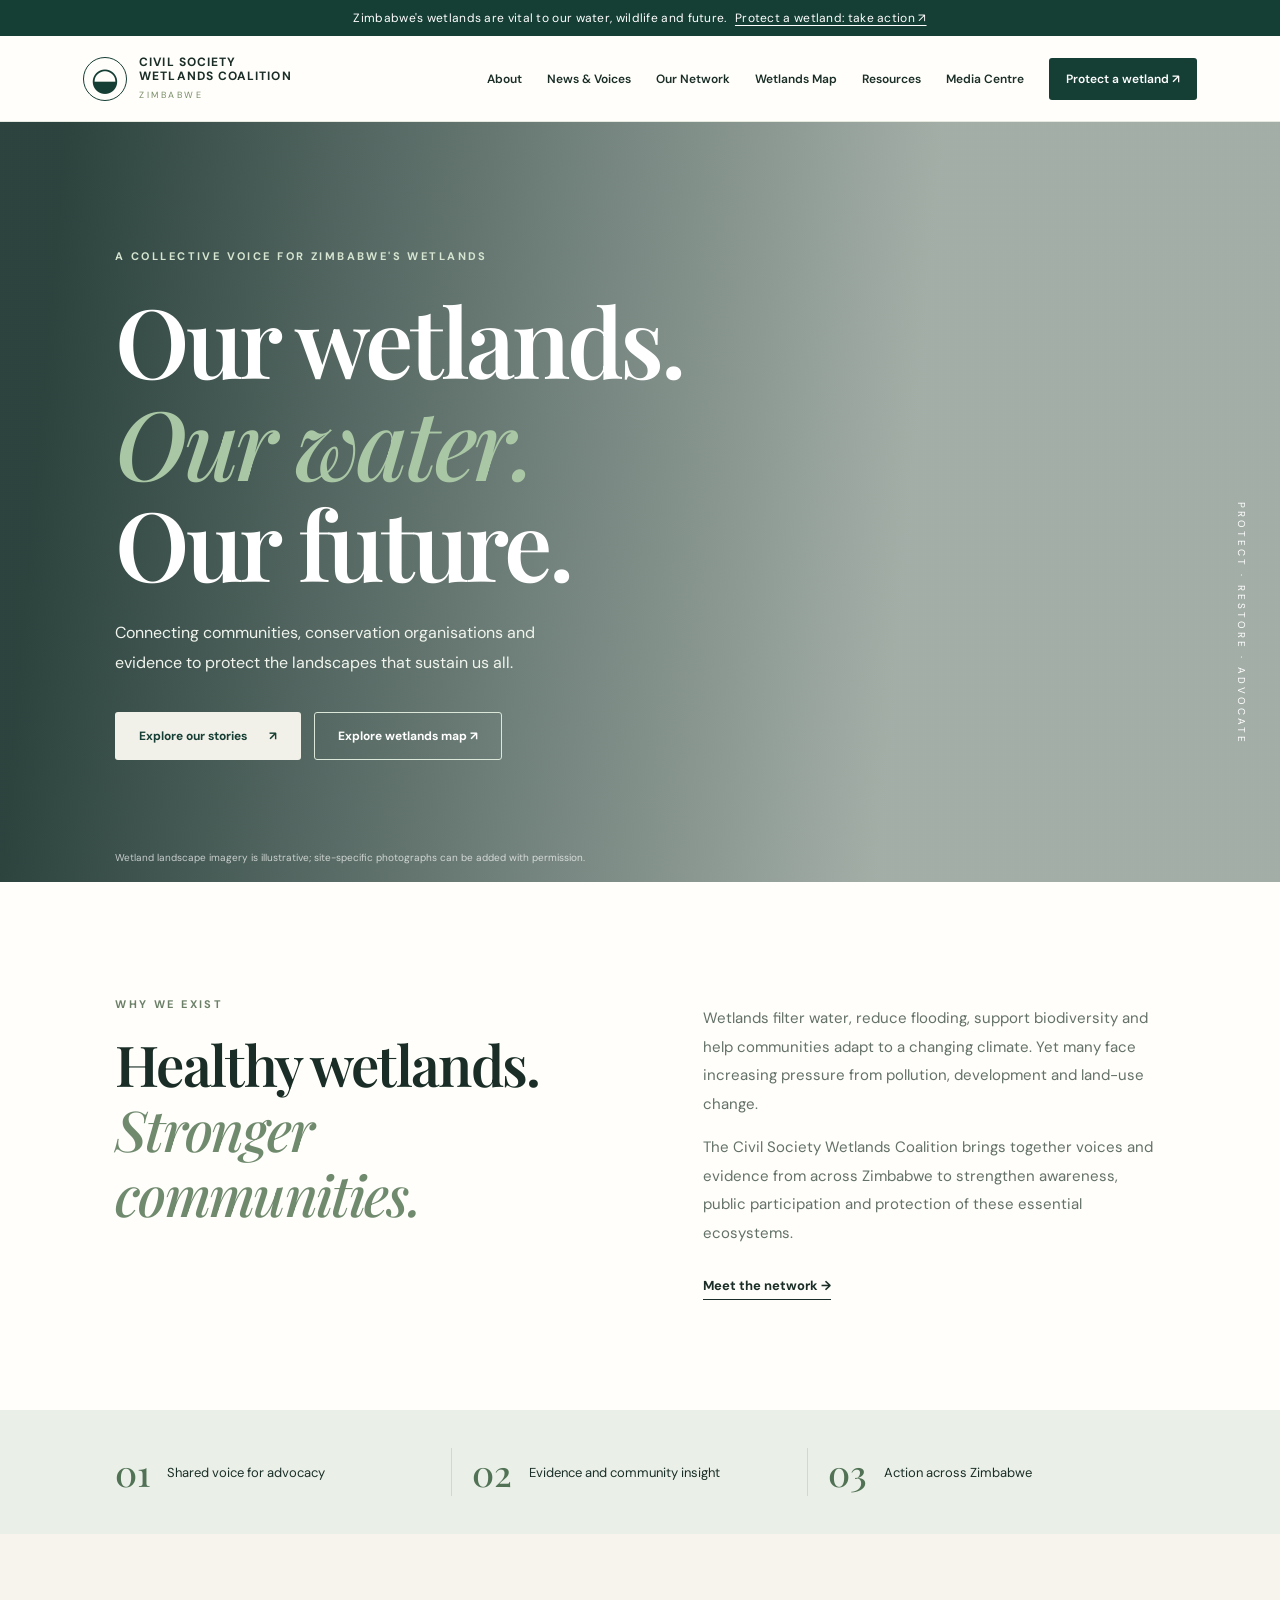
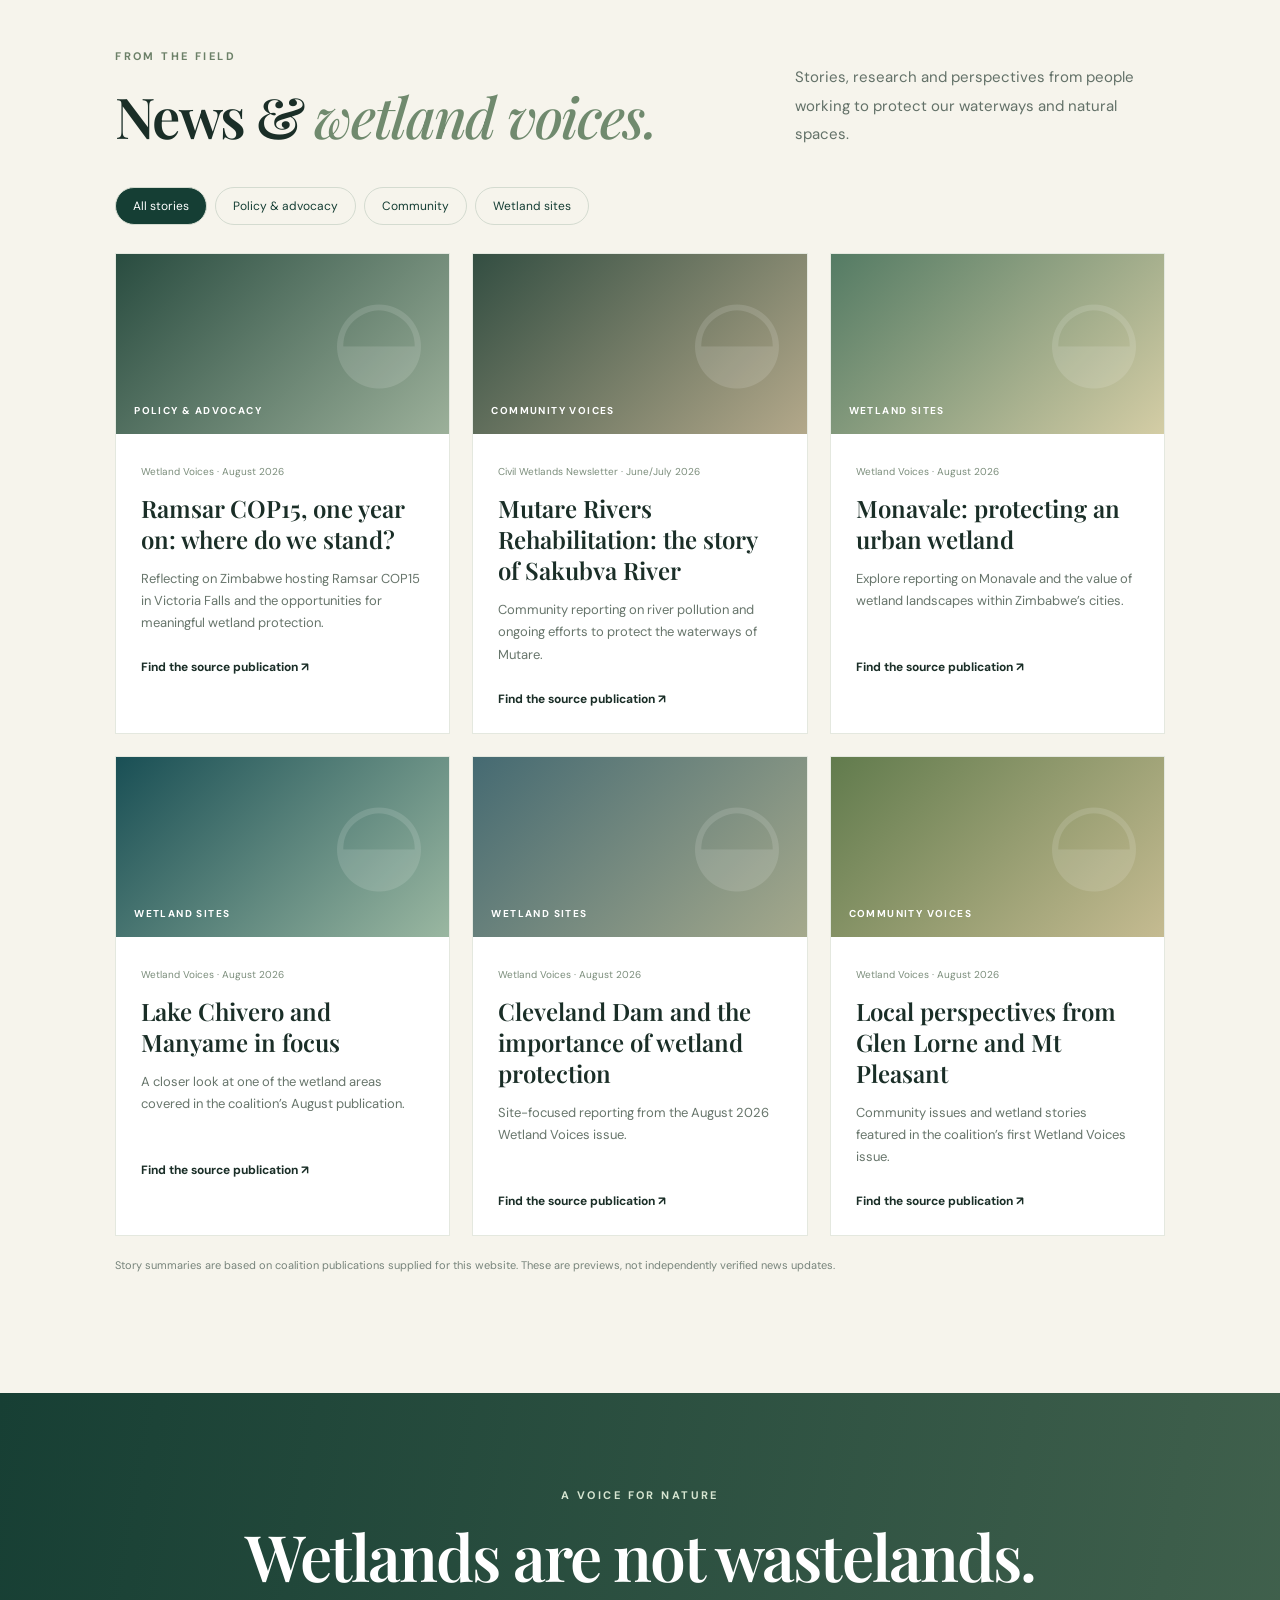
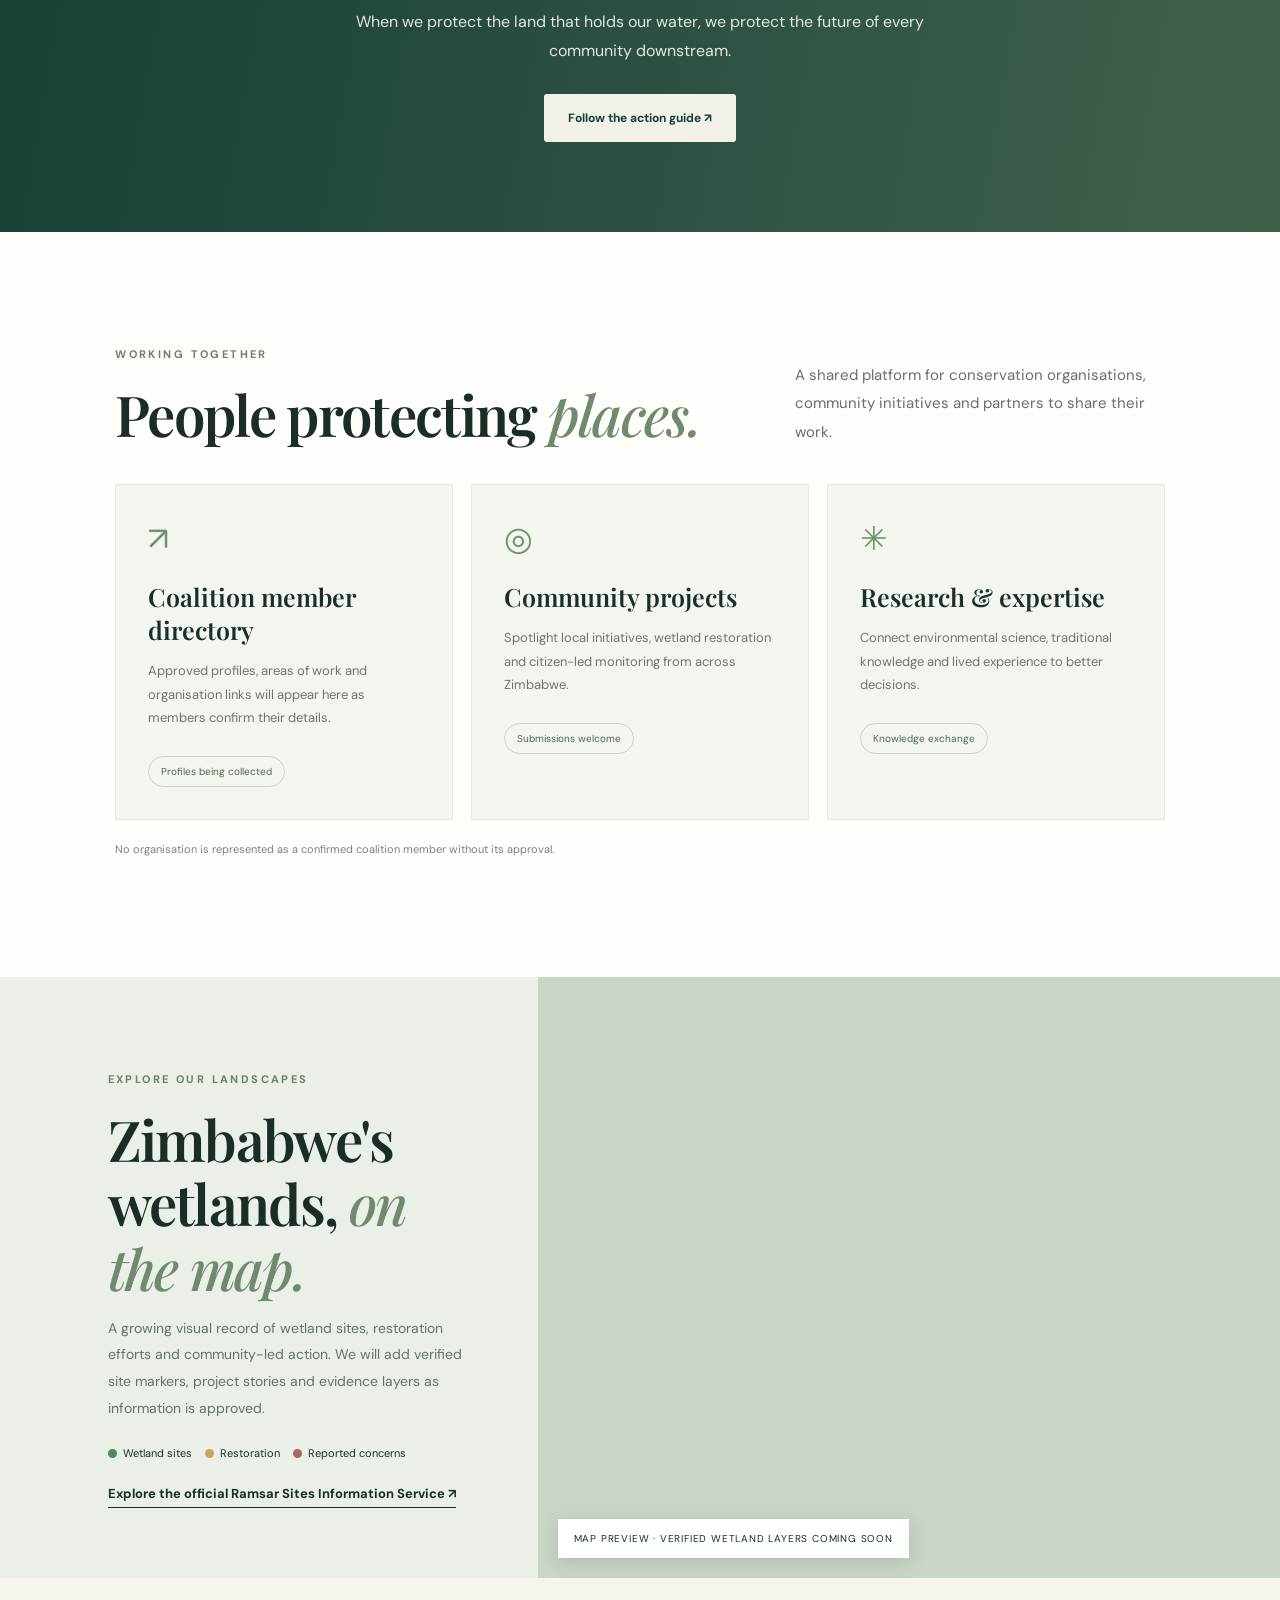
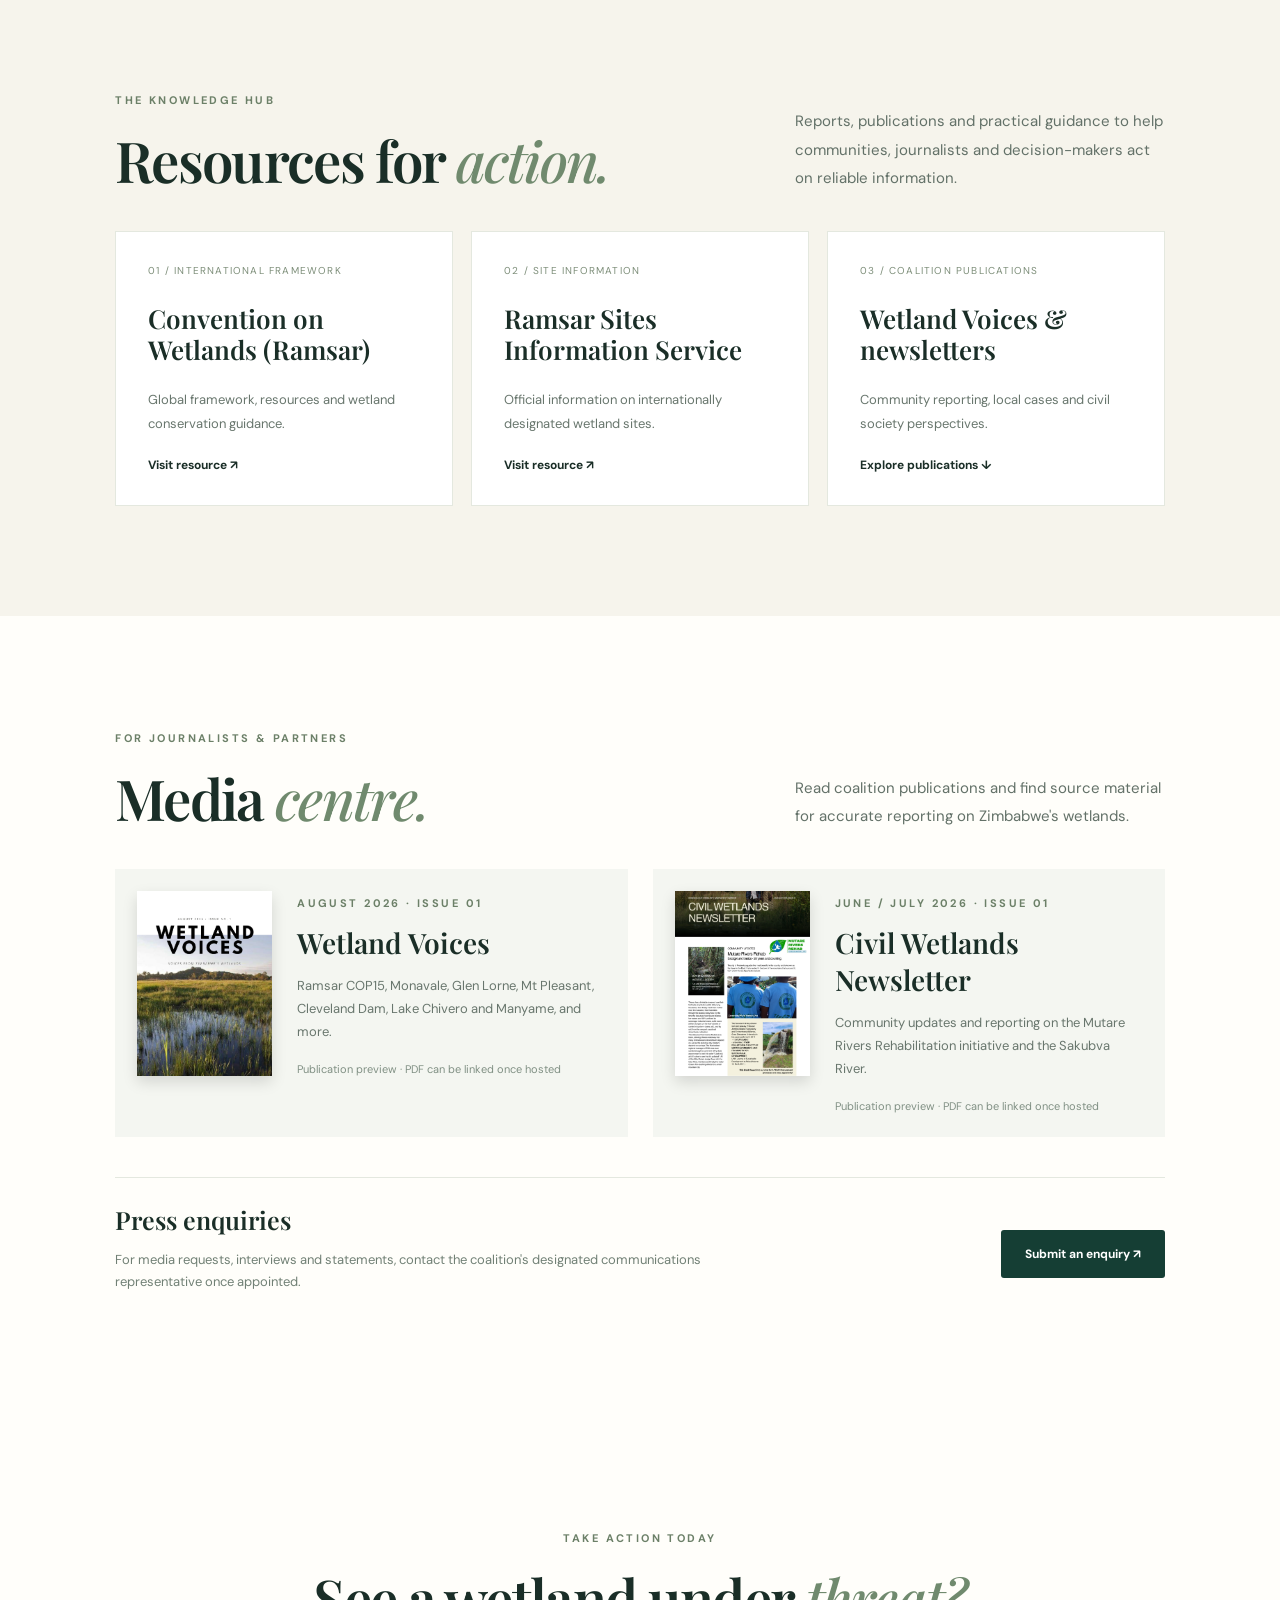
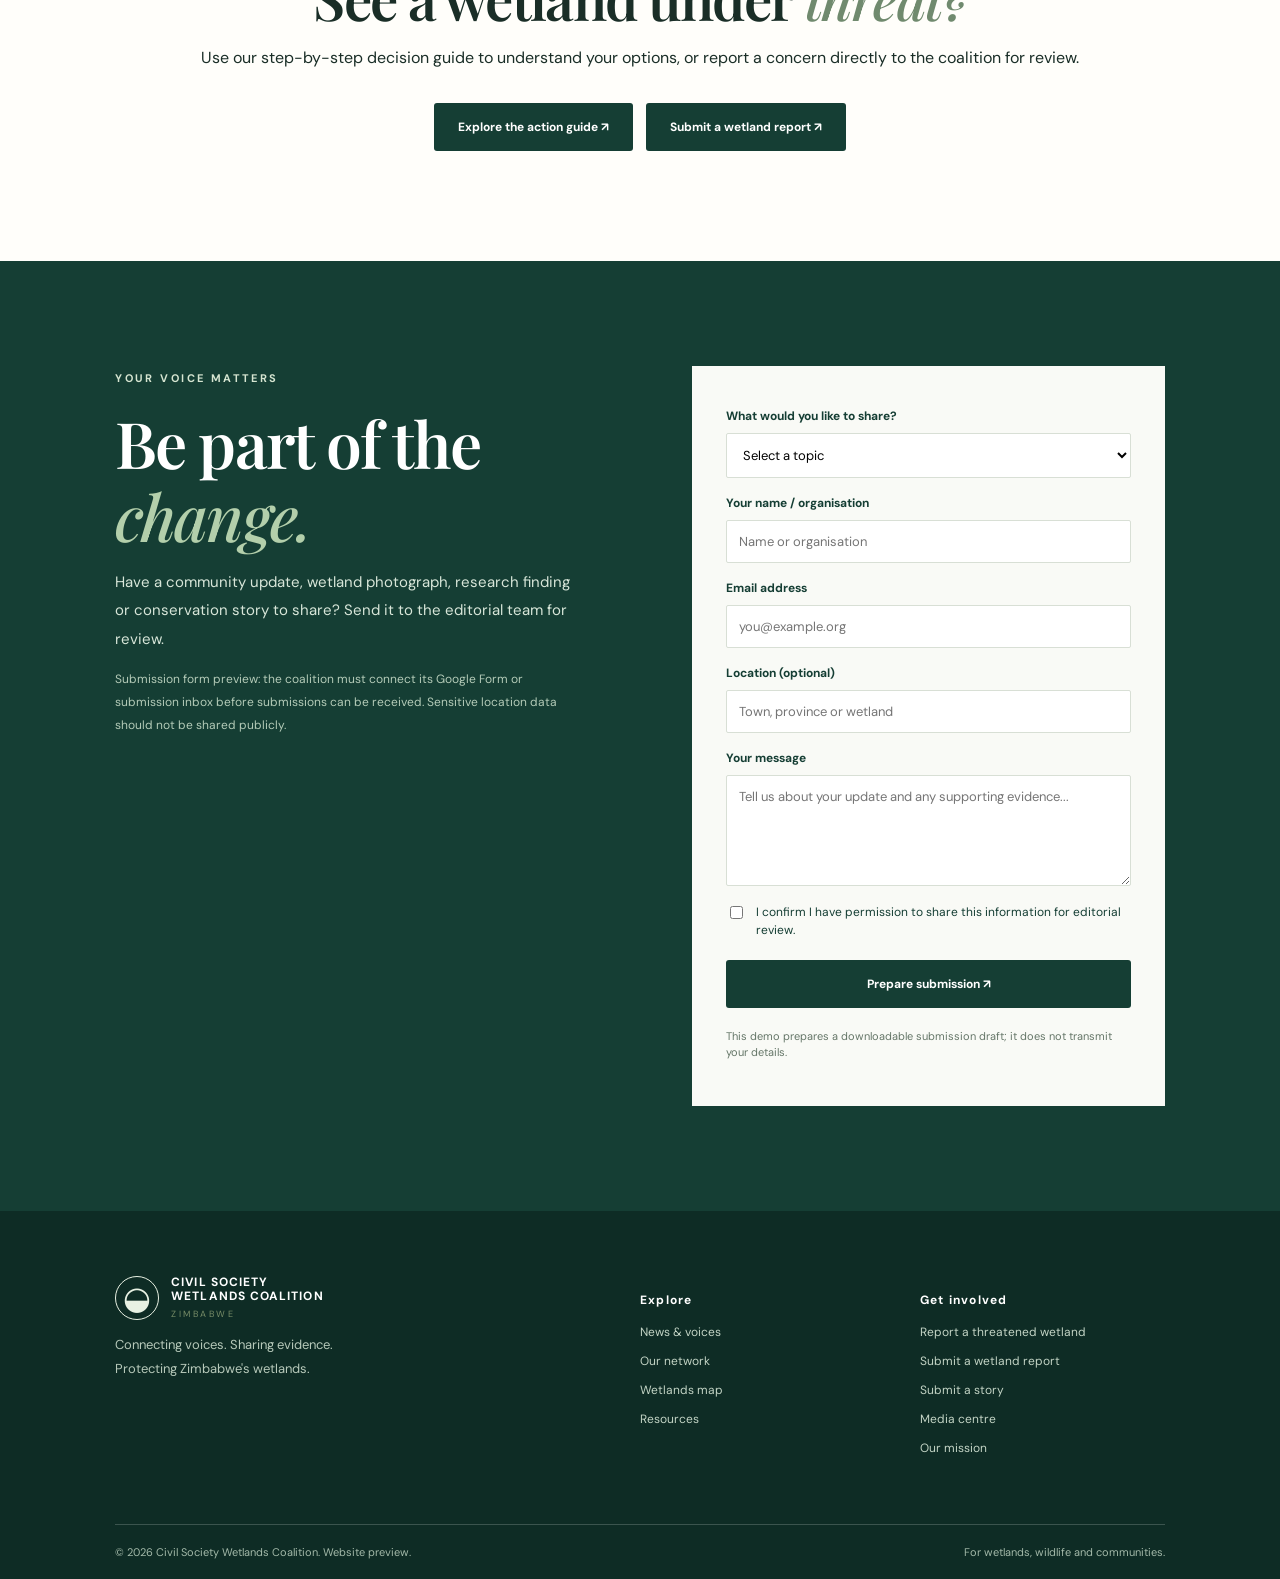
<file: index.html>
<!doctype html><html lang="en"><head><meta charset="utf-8"><meta name="viewport" content="width=device-width, initial-scale=1"><meta name="theme-color" content="#153e34"><meta name="description" content="Civil Society Wetlands Coalition — voices, evidence and action to protect Zimbabwe's wetlands."><meta property="og:title" content="Civil Society Wetlands Coalition"><meta property="og:description" content="Protecting wetlands. Connecting communities. Sharing the stories that matter."><title>Civil Society Wetlands Coalition | Zimbabwe</title><link rel="preconnect" href="https://fonts.googleapis.com"><link rel="preconnect" href="https://fonts.gstatic.com" crossorigin><link href="https://fonts.googleapis.com/css2?family=DM+Sans:wght@400;500;600;700&family=Playfair+Display:wght@500;600;700&display=swap" rel="stylesheet"><link rel="stylesheet" href="styles.css"></head><body>
<div class="notice">Zimbabwe's wetlands are vital to our water, wildlife and future. <a href="action-guide.html">Protect a wetland: take action ↗</a></div>
<header class="header"><a class="brand" href="#home"><span class="brand-mark">◒</span><span><strong>CIVIL SOCIETY<br>WETLANDS COALITION</strong><small>ZIMBABWE</small></span></a><button class="mobile-toggle" aria-label="Toggle navigation" aria-expanded="false">☰</button><nav id="nav"><a href="#about">About</a><a href="#news">News & Voices</a><a href="#members">Our Network</a><a href="#map">Wetlands Map</a><a href="#resources">Resources</a><a href="#media">Media Centre</a><a class="nav-action" href="action-guide.html">Protect a wetland ↗</a></nav></header>
<main><section class="hero" id="home"><div class="hero-shade"></div><div class="hero-content"><span class="eyebrow light">A COLLECTIVE VOICE FOR ZIMBABWE'S WETLANDS</span><h1>Our wetlands.<br><em>Our water.</em><br>Our future.</h1><p>Connecting communities, conservation organisations and evidence to protect the landscapes that sustain us all.</p><div class="hero-actions"><a class="btn btn-light" href="#news">Explore our stories <span>↗</span></a><a class="btn btn-outline" href="#map">Explore wetlands map ↗</a></div></div><div class="hero-side">PROTECT · RESTORE · ADVOCATE</div><div class="hero-credit">Wetland landscape imagery is illustrative; site-specific photographs can be added with permission.</div></section>
<section class="intro section" id="about"><div><span class="eyebrow">WHY WE EXIST</span><h2>Healthy wetlands.<br><em>Stronger communities.</em></h2></div><div class="intro-copy"><p>Wetlands filter water, reduce flooding, support biodiversity and help communities adapt to a changing climate. Yet many face increasing pressure from pollution, development and land-use change.</p><p>The Civil Society Wetlands Coalition brings together voices and evidence from across Zimbabwe to strengthen awareness, public participation and protection of these essential ecosystems.</p><a class="text-link" href="#members">Meet the network →</a></div></section>
<section class="stats"><div><strong>01</strong><span>Shared voice for advocacy</span></div><div><strong>02</strong><span>Evidence and community insight</span></div><div><strong>03</strong><span>Action across Zimbabwe</span></div></section>
<section class="section news-section" id="news"><div class="section-heading"><div><span class="eyebrow">FROM THE FIELD</span><h2>News & <em>wetland voices.</em></h2></div><p>Stories, research and perspectives from people working to protect our waterways and natural spaces.</p></div><div class="filterbar" role="group" aria-label="Filter news"><button class="chip active" data-filter="all">All stories</button><button class="chip" data-filter="policy">Policy & advocacy</button><button class="chip" data-filter="community">Community</button><button class="chip" data-filter="sites">Wetland sites</button></div><div class="article-grid" id="articles"></div><p class="source-note">Story summaries are based on coalition publications supplied for this website. These are previews, not independently verified news updates.</p></section>
<section class="feature-band"><div><span class="eyebrow light">A VOICE FOR NATURE</span><h2>Wetlands are not wastelands.</h2><p>When we protect the land that holds our water, we protect the future of every community downstream.</p><a href="action-guide.html" class="btn btn-light">Follow the action guide ↗</a></div></section>
<section class="section members-section" id="members"><div class="section-heading"><div><span class="eyebrow">WORKING TOGETHER</span><h2>People protecting <em>places.</em></h2></div><p>A shared platform for conservation organisations, community initiatives and partners to share their work.</p></div><div class="member-grid"><article class="member-card"><span class="member-symbol">↗</span><h3>Coalition member directory</h3><p>Approved profiles, areas of work and organisation links will appear here as members confirm their details.</p><span class="pill">Profiles being collected</span></article><article class="member-card"><span class="member-symbol">◎</span><h3>Community projects</h3><p>Spotlight local initiatives, wetland restoration and citizen-led monitoring from across Zimbabwe.</p><span class="pill">Submissions welcome</span></article><article class="member-card"><span class="member-symbol">✳</span><h3>Research & expertise</h3><p>Connect environmental science, traditional knowledge and lived experience to better decisions.</p><span class="pill">Knowledge exchange</span></article></div><p class="source-note">No organisation is represented as a confirmed coalition member without its approval.</p></section>
<section class="map-section" id="map"><div class="map-intro"><span class="eyebrow">EXPLORE OUR LANDSCAPES</span><h2>Zimbabwe's wetlands, <em>on the map.</em></h2><p>A growing visual record of wetland sites, restoration efforts and community-led action. We will add verified site markers, project stories and evidence layers as information is approved.</p><div class="legend"><span><i class="dot protected"></i> Wetland sites</span><span><i class="dot restoration"></i> Restoration</span><span><i class="dot reported"></i> Reported concerns</span></div><a class="text-link" href="https://rsis.ramsar.org/" target="_blank" rel="noopener">Explore the official Ramsar Sites Information Service ↗</a></div><div class="map-wrap"><iframe title="Zimbabwe map — geographic placeholder" loading="lazy" referrerpolicy="no-referrer-when-downgrade" src="https://maps.google.com/maps?q=Zimbabwe&t=k&z=6&output=embed"></iframe><div class="map-tag">MAP PREVIEW · VERIFIED WETLAND LAYERS COMING SOON</div></div></section>
<section class="section resources-section" id="resources"><div class="section-heading"><div><span class="eyebrow">THE KNOWLEDGE HUB</span><h2>Resources for <em>action.</em></h2></div><p>Reports, publications and practical guidance to help communities, journalists and decision-makers act on reliable information.</p></div><div class="resource-grid"><a class="resource" href="https://www.ramsar.org/" target="_blank" rel="noopener"><span>01 / INTERNATIONAL FRAMEWORK</span><h3>Convention on Wetlands (Ramsar)</h3><p>Global framework, resources and wetland conservation guidance.</p><b>Visit resource ↗</b></a><a class="resource" href="https://rsis.ramsar.org/" target="_blank" rel="noopener"><span>02 / SITE INFORMATION</span><h3>Ramsar Sites Information Service</h3><p>Official information on internationally designated wetland sites.</p><b>Visit resource ↗</b></a><a class="resource" href="#media"><span>03 / COALITION PUBLICATIONS</span><h3>Wetland Voices & newsletters</h3><p>Community reporting, local cases and civil society perspectives.</p><b>Explore publications ↓</b></a></div></section>
<section class="section media-section" id="media"><div class="section-heading"><div><span class="eyebrow">FOR JOURNALISTS & PARTNERS</span><h2>Media <em>centre.</em></h2></div><p>Read coalition publications and find source material for accurate reporting on Zimbabwe's wetlands.</p></div><div class="publication-grid"><article class="publication"><img src="assets/wetland-voices-cover.png" alt="Wetland Voices August 2026 cover"><div><span class="eyebrow">AUGUST 2026 · ISSUE 01</span><h3>Wetland Voices</h3><p>Ramsar COP15, Monavale, Glen Lorne, Mt Pleasant, Cleveland Dam, Lake Chivero and Manyame, and more.</p><span class="muted">Publication preview · PDF can be linked once hosted</span></div></article><article class="publication"><img src="assets/civil-newsletter-cover.png" alt="Civil Wetlands Newsletter cover"><div><span class="eyebrow">JUNE / JULY 2026 · ISSUE 01</span><h3>Civil Wetlands Newsletter</h3><p>Community updates and reporting on the Mutare Rivers Rehabilitation initiative and the Sakubva River.</p><span class="muted">Publication preview · PDF can be linked once hosted</span></div></article></div><div class="media-bottom"><div><h3>Press enquiries</h3><p>For media requests, interviews and statements, contact the coalition's designated communications representative once appointed.</p></div><a class="btn btn-dark" href="#take-action">Submit an enquiry ↗</a></div></section>
<section class="section" id="report-wetland" style="text-align:center"><span class="eyebrow">TAKE ACTION TODAY</span><h2>See a wetland under <em>threat?</em></h2><p>Use our step-by-step decision guide to understand your options, or report a concern directly to the coalition for review.</p><div class="hero-actions" style="justify-content:center;flex-wrap:wrap"><a class="btn btn-dark" href="action-guide.html">Explore the action guide ↗</a><a class="btn btn-dark" href="https://docs.google.com/forms/d/e/1FAIpQLSedO1Bt-kY7XZscDo0GnRzQTiA-HmNAswmxwhYgXII12iKB0g/viewform?usp=publish-editor" target="_blank" rel="noopener noreferrer">Submit a wetland report ↗</a></div></section><section class="action-section" id="take-action"><div class="action-copy"><span class="eyebrow light">YOUR VOICE MATTERS</span><h2>Be part of the <em>change.</em></h2><p>Have a community update, wetland photograph, research finding or conservation story to share? Send it to the editorial team for review.</p><p class="small">Submission form preview: the coalition must connect its Google Form or submission inbox before submissions can be received. Sensitive location data should not be shared publicly.</p></div><form class="submit-form" id="submission-form"><label for="type">What would you like to share?</label><select id="type" required><option value="">Select a topic</option><option>News or community update</option><option>Wetland conservation project</option><option>Research or resource</option><option>Media enquiry</option><option>Concern requiring private review</option></select><label for="person">Your name / organisation</label><input id="person" required placeholder="Name or organisation"><label for="email">Email address</label><input id="email" type="email" required placeholder="you@example.org"><label for="location">Location (optional)</label><input id="location" placeholder="Town, province or wetland"><label for="details">Your message</label><textarea id="details" required rows="5" placeholder="Tell us about your update and any supporting evidence..."></textarea><label class="check"><input type="checkbox" id="consent" required><span>I confirm I have permission to share this information for editorial review.</span></label><button class="btn btn-light" type="submit">Prepare submission ↗</button><p id="form-status" role="status">This demo prepares a downloadable submission draft; it does not transmit your details.</p></form></section></main>
<footer><div class="footer-top"><div><a class="brand footer-brand" href="#home"><span class="brand-mark">◒</span><span><strong>CIVIL SOCIETY<br>WETLANDS COALITION</strong><small>ZIMBABWE</small></span></a><p>Connecting voices. Sharing evidence.<br>Protecting Zimbabwe's wetlands.</p></div><div><h4>Explore</h4><a href="#news">News & voices</a><a href="#members">Our network</a><a href="#map">Wetlands map</a><a href="#resources">Resources</a></div><div><h4>Get involved</h4><a href="action-guide.html">Report a threatened wetland</a><a href="https://docs.google.com/forms/d/e/1FAIpQLSedO1Bt-kY7XZscDo0GnRzQTiA-HmNAswmxwhYgXII12iKB0g/viewform?usp=publish-editor" target="_blank" rel="noopener noreferrer">Submit a wetland report</a><a href="#take-action">Submit a story</a><a href="#media">Media centre</a><a href="#about">Our mission</a></div></div><div class="footer-bottom"><span>© <span id="year"></span> Civil Society Wetlands Coalition. Website preview.</span><span>For wetlands, wildlife and communities.</span></div></footer><script src="script.js"></script></body></html>
</file>
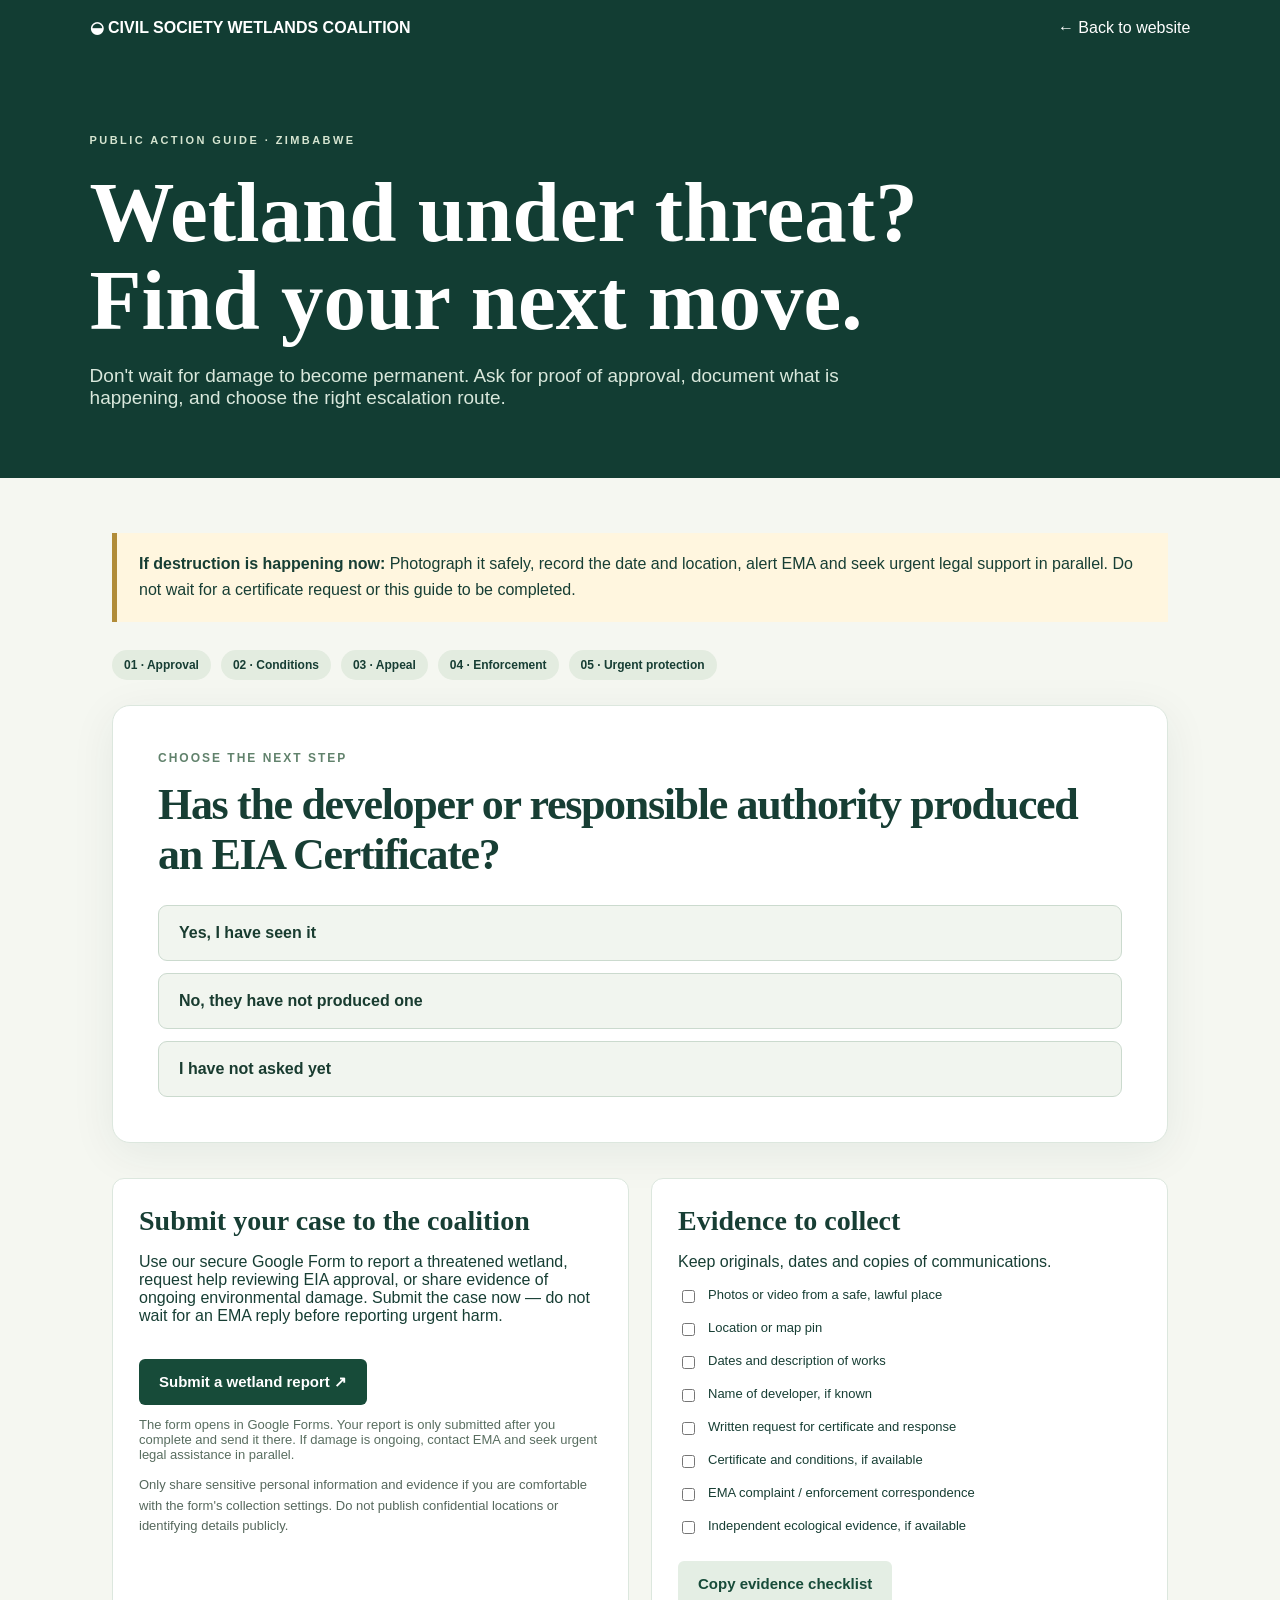
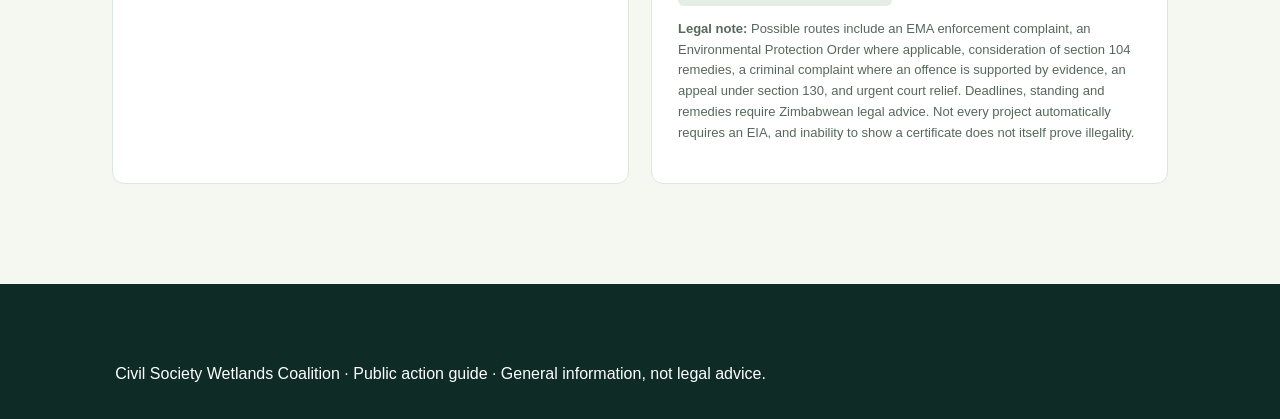
<file: action-guide.html>
<!doctype html><html lang="en"><head><meta charset="utf-8"><meta name="viewport" content="width=device-width, initial-scale=1"><meta name="theme-color" content="#153e34"><title>Protect a Wetland | Civil Society Wetlands Coalition</title><link rel="stylesheet" href="styles.css"><style>
.action-guide{background:#f5f7f1;color:#173e34;min-height:100vh}.guide-header{padding:18px 7%;background:#123d33;color:#fff;display:flex;align-items:center;justify-content:space-between;gap:15px}.guide-header a{color:#fff;text-decoration:none}.guide-hero{padding:75px 7% 50px;background:#123d33;color:#fff}.guide-hero h1{font:600 clamp(42px,7vw,85px)/1.04 Georgia,serif;max-width:950px;margin:20px 0}.guide-hero p{max-width:760px;font-size:19px;color:#d9e8dc}.guide-main{max-width:1100px;margin:auto;padding:55px 22px 100px}.guide-note{background:#fff6df;border-left:5px solid #b18c38;padding:18px 22px;margin:0 0 28px;line-height:1.65}.wizard{background:white;border:1px solid #dce7de;border-radius:18px;padding:clamp(20px,4vw,45px);box-shadow:0 10px 45px #123d3312}.stepcount{font-size:12px;letter-spacing:2px;font-weight:700;color:#61826c}.wizard h2{font:600 clamp(28px,4vw,44px)/1.15 Georgia,serif;margin:15px 0 24px}.choices{display:grid;gap:12px}.choice{width:100%;text-align:left;background:#f1f5ef;border:1px solid #cbdace;padding:18px 20px;border-radius:9px;font:600 16px Arial;cursor:pointer;color:#193c30}.choice:hover,.choice:focus-visible{background:#dfece0;outline:2px solid #4f7e60}.outcome{background:#edf4eb;padding:25px;border-radius:12px;border:1px solid #c4d8c6}.outcome h3{font:600 30px Georgia,serif;margin:0 0 12px}.outcome li{margin:10px 0}.smallprint{font-size:13px;color:#56685d;line-height:1.6}.backbtn{margin-top:25px;border:0;background:transparent;text-decoration:underline;color:#245940;font-weight:bold;cursor:pointer}.guide-columns{display:grid;grid-template-columns:1fr 1fr;gap:22px;margin-top:35px}.guide-panel{background:white;border:1px solid #dce7de;border-radius:12px;padding:26px}.guide-panel h3{font:600 28px Georgia,serif;margin:0 0 12px}.guide-panel label{display:block;margin:14px 0 6px;font-weight:700;font-size:13px}.guide-panel input,.guide-panel select,.guide-panel textarea{width:100%;padding:12px;border:1px solid #aebfb1;border-radius:6px;font:15px Arial}.guide-panel textarea{min-height:110px}.guide-panel .checkline{display:flex;gap:10px;align-items:flex-start;font-size:13px;font-weight:400}.guide-panel .checkline input{width:auto;margin-top:3px}.guide-button{display:inline-block;background:#174b39;color:white;border:0;border-radius:6px;padding:14px 20px;font:700 15px Arial;cursor:pointer;margin-top:18px;text-decoration:none}.guide-button.secondary{background:#e4eee4;color:#174b39}.guide-status{margin-top:12px;font-size:13px;color:#596e60}.steps-overview{display:flex;flex-wrap:wrap;gap:10px;margin:0 0 25px}.steps-overview span{background:#e3ece0;padding:8px 12px;border-radius:30px;font-size:12px;font-weight:700}@media(max-width:760px){.guide-columns{grid-template-columns:1fr}.guide-hero{padding:55px 6% 40px}.guide-header{padding:16px 6%}}
</style></head><body class="action-guide"><div class="guide-header"><a href="index.html"><strong>◒ CIVIL SOCIETY WETLANDS COALITION</strong></a><a href="index.html">← Back to website</a></div><section class="guide-hero"><span class="eyebrow light">PUBLIC ACTION GUIDE · ZIMBABWE</span><h1>Wetland under threat?<br>Find your next move.</h1><p>Don't wait for damage to become permanent. Ask for proof of approval, document what is happening, and choose the right escalation route.</p></section><main class="guide-main"><div class="guide-note"><strong>If destruction is happening now:</strong> Photograph it safely, record the date and location, alert EMA and seek urgent legal support in parallel. Do not wait for a certificate request or this guide to be completed.</div><div class="steps-overview"><span>01 · Approval</span><span>02 · Conditions</span><span>03 · Appeal</span><span>04 · Enforcement</span><span>05 · Urgent protection</span></div><section class="wizard" aria-live="polite"><div class="stepcount" id="stepcount">START HERE</div><h2 id="question">Has the developer or responsible authority produced an EIA Certificate?</h2><div class="choices" id="choices"></div><div id="outcome" hidden></div><button class="backbtn" id="back" hidden>← Previous question</button></section><div class="guide-columns"><section class="guide-panel" id="report"><h3>Submit your case to the coalition</h3><p>Use our secure Google Form to report a threatened wetland, request help reviewing EIA approval, or share evidence of ongoing environmental damage. Submit the case now — do not wait for an EMA reply before reporting urgent harm.</p><a class="guide-button" href="https://docs.google.com/forms/d/e/1FAIpQLSedO1Bt-kY7XZscDo0GnRzQTiA-HmNAswmxwhYgXII12iKB0g/viewform?usp=publish-editor" target="_blank" rel="noopener noreferrer">Submit a wetland report ↗</a><p class="guide-status">The form opens in Google Forms. Your report is only submitted after you complete and send it there. If damage is ongoing, contact EMA and seek urgent legal assistance in parallel.</p><p class="smallprint">Only share sensitive personal information and evidence if you are comfortable with the form's collection settings. Do not publish confidential locations or identifying details publicly.</p></section><aside class="guide-panel"><h3>Evidence to collect</h3><p>Keep originals, dates and copies of communications.</p><div id="checklist"><label class="checkline"><input type="checkbox"> Photos or video from a safe, lawful place</label><label class="checkline"><input type="checkbox"> Location or map pin</label><label class="checkline"><input type="checkbox"> Dates and description of works</label><label class="checkline"><input type="checkbox"> Name of developer, if known</label><label class="checkline"><input type="checkbox"> Written request for certificate and response</label><label class="checkline"><input type="checkbox"> Certificate and conditions, if available</label><label class="checkline"><input type="checkbox"> EMA complaint / enforcement correspondence</label><label class="checkline"><input type="checkbox"> Independent ecological evidence, if available</label></div><button class="guide-button secondary" id="copycheck">Copy evidence checklist</button><p class="smallprint"><strong>Legal note:</strong> Possible routes include an EMA enforcement complaint, an Environmental Protection Order where applicable, consideration of section 104 remedies, a criminal complaint where an offence is supported by evidence, an appeal under section 130, and urgent court relief. Deadlines, standing and remedies require Zimbabwean legal advice. Not every project automatically requires an EIA, and inability to show a certificate does not itself prove illegality.</p></aside></div></main><footer><p>Civil Society Wetlands Coalition · Public action guide · General information, not legal advice.</p></footer><script src="action-guide.js"></script></body></html>
</file>
<file: styles.css>
:root{--forest:#153e34;--dark:#102e29;--olive:#778c67;--cream:#f6f4ec;--paper:#fffefa;--ink:#1a2e27;--muted:#6c7970;--border:#e4e8df}*{box-sizing:border-box}html{scroll-behavior:smooth}body{margin:0;background:var(--paper);color:var(--ink);font-family:'DM Sans',sans-serif}a{color:inherit;text-decoration:none}button,input,textarea,select{font:inherit}button{cursor:pointer}.notice{background:#153e34;color:#fff;text-align:center;padding:10px 18px;font-size:12px;letter-spacing:.025em}.notice a{text-decoration:underline;text-underline-offset:3px;margin-left:5px}.header{height:86px;display:flex;align-items:center;justify-content:space-between;padding:0 6.5%;background:var(--paper);position:sticky;top:0;z-index:20;border-bottom:1px solid var(--border)}.brand{display:flex;align-items:center;gap:12px}.brand-mark{display:grid;place-items:center;border:1.5px solid var(--forest);border-radius:50%;height:44px;width:44px;font-size:32px;line-height:1;color:var(--forest)}.brand strong{font-size:12px;line-height:1.15;letter-spacing:.09em;display:block}.brand small{display:block;font-size:9px;letter-spacing:.28em;margin-top:5px;color:var(--olive)}nav{display:flex;gap:25px;align-items:center}nav a{font-size:12px;font-weight:600}nav a:hover{color:#67815b}.nav-action{background:var(--forest);color:#fff;padding:13px 17px;border-radius:3px}.mobile-toggle{display:none;background:none;border:0;font-size:24px}.hero{height:min(760px,78vw);min-height:610px;background:linear-gradient(95deg,rgba(7,34,29,.85) 5%,rgba(13,43,32,.38) 70%),url('https://images.unsplash.com/photo-1470071459604-3b5ec3a7fe05?auto=format&fit=crop&w=1800&q=85') center 55%/cover;position:relative;color:#fff;display:flex;align-items:center;padding:0 9%}.hero-content{max-width:720px;position:relative;z-index:1}.eyebrow{font-size:11px;letter-spacing:.22em;color:#6c8068;font-weight:700}.eyebrow.light{color:#d6e5d1}.hero h1{font:600 clamp(62px,7.5vw,112px)/1.06 'Playfair Display',serif;letter-spacing:-.035em;margin:24px 0}.hero h1 em,h2 em{font-weight:500;color:#a9c7a5}.hero p{max-width:480px;font-size:16px;line-height:1.85;color:#f0f4ed}.hero-actions{display:flex;gap:13px;flex-wrap:wrap;margin-top:35px}.btn{display:inline-flex;align-items:center;justify-content:center;gap:22px;border:1px solid transparent;border-radius:3px;padding:15px 23px;font-size:12px;font-weight:700}.btn-light{background:#f2f1e9;color:var(--forest)}.btn-outline{border-color:#dbe7d8;color:#fff}.btn-dark{background:var(--forest);color:#fff}.hero-side{position:absolute;right:32px;top:50%;writing-mode:vertical-rl;font-size:10px;letter-spacing:.3em}.hero-credit{position:absolute;bottom:18px;left:9%;font-size:10px;opacity:.7}.section{padding:110px 9%}.intro{display:grid;grid-template-columns:1fr 1fr;gap:12%}h2{font:600 clamp(39px,4.4vw,65px)/1.15 'Playfair Display',serif;letter-spacing:-.03em;margin:19px 0 0}h2 em{color:#708a6e}.intro-copy p,.section-heading p{font-size:15px;line-height:1.9;color:#637168}.intro-copy p:first-child{margin-top:12px}.text-link{display:inline-block;margin-top:15px;font-size:13px;font-weight:700;border-bottom:1px solid;padding-bottom:5px}.stats{background:#eaf0e8;padding:38px 9%;display:grid;grid-template-columns:repeat(3,1fr);gap:20px}.stats div{display:flex;align-items:center;gap:17px;border-right:1px solid #cedacb}.stats div:last-child{border:0}.stats strong{font:500 36px 'Playfair Display',serif;color:#527255}.stats span{font-size:13px}.news-section{background:var(--cream)}.section-heading{display:flex;justify-content:space-between;align-items:end;gap:40px;margin-bottom:38px}.section-heading p{max-width:370px;margin:0}.filterbar{display:flex;gap:8px;flex-wrap:wrap;margin-bottom:28px}.chip{border:1px solid #d4dbd0;background:transparent;border-radius:30px;padding:10px 17px;font-size:12px;color:var(--forest)}.chip.active{background:var(--forest);color:white}.article-grid{display:grid;grid-template-columns:repeat(3,1fr);gap:22px}.article{background:white;border:1px solid var(--border);overflow:hidden}.article-image{height:180px;position:relative;background:linear-gradient(125deg,#183f35,#8b9e78)}.article-image.policy{background:linear-gradient(135deg,#294c40,#9cb09a)}.article-image.mutare{background:linear-gradient(135deg,#334e42,#b3a88a)}.article-image.monavale{background:linear-gradient(135deg,#547b64,#d4cda5)}.article-image.chivero{background:linear-gradient(135deg,#194f55,#9ab7a1)}.article-image.cleveland{background:linear-gradient(135deg,#456a72,#a5a98c)}.article-image.community{background:linear-gradient(135deg,#617b4d,#c5bb91)}.article-image:before{content:'◒';font-size:110px;color:#ffffff22;position:absolute;right:22px;top:12px}.article-image span{position:absolute;bottom:17px;left:18px;color:white;font-size:10px;font-weight:700;letter-spacing:.14em}.article-body{padding:25px}.article-source{font-size:10px;color:#7b8d7b}.article h3{font:600 24px/1.3 'Playfair Display',serif;margin:13px 0}.article p{font-size:13px;color:#67756b;line-height:1.7;min-height:66px}.article a{display:inline-block;margin-top:12px;font-size:12px;font-weight:700}.source-note{font-size:11px;color:#77847b;margin-top:22px}.feature-band{background:linear-gradient(100deg,#173f34,#41614d);color:white;padding:90px 9%;text-align:center}.feature-band h2{font-size:clamp(40px,5vw,70px);margin:15px 0}.feature-band p{max-width:590px;margin:15px auto 28px;line-height:1.8;color:#e2e8de}.member-grid{display:grid;grid-template-columns:repeat(3,1fr);gap:18px}.member-card{padding:32px;background:#f3f5ef;border:1px solid #e5e9df;min-height:270px}.member-symbol{font-size:33px;color:#73906e}.member-card h3{font:600 25px 'Playfair Display',serif;margin:20px 0 10px}.member-card p{font-size:13px;line-height:1.8;color:#6b786e}.pill{display:inline-block;border:1px solid #c6d5c4;border-radius:30px;font-size:10px;padding:8px 12px;margin-top:13px;color:#4c6952}.map-section{display:grid;grid-template-columns:42% 58%;background:#eaf0e8;min-height:520px}.map-intro{padding:90px 10% 70px 20%}.map-intro p{line-height:1.9;font-size:14px;color:#647367}.legend{display:flex;gap:13px;flex-wrap:wrap;margin:25px 0 10px}.legend span{font-size:11px;display:flex;align-items:center;gap:6px}.dot{width:9px;height:9px;border-radius:50%;display:inline-block}.protected{background:#4b8a62}.restoration{background:#c2a65a}.reported{background:#a76c5b}.map-wrap{position:relative;min-height:520px;background:#c9d6c7}.map-wrap iframe{width:100%;height:100%;position:absolute;border:0;filter:saturate(.8)}.map-tag{position:absolute;bottom:20px;left:20px;background:#fff;padding:13px 16px;font-size:10px;letter-spacing:.08em;box-shadow:0 4px 20px #0002}.resources-section{background:var(--cream)}.resource-grid{display:grid;grid-template-columns:repeat(3,1fr);gap:18px}.resource{padding:32px;background:#fff;border:1px solid var(--border);min-height:275px;display:flex;flex-direction:column}.resource>span{font-size:10px;color:#7d8e79;letter-spacing:.12em}.resource h3{font:600 26px/1.2 'Playfair Display',serif;margin:26px 0 10px}.resource p{font-size:13px;line-height:1.8;color:#68766d}.resource b{font-size:12px;margin-top:auto}.publication-grid{display:grid;grid-template-columns:repeat(2,1fr);gap:25px}.publication{display:grid;grid-template-columns:135px 1fr;gap:25px;background:#f4f6f1;padding:22px}.publication img{width:135px;height:185px;object-fit:cover;object-position:top;box-shadow:0 6px 14px #0002}.publication h3{font:600 28px 'Playfair Display',serif;margin:12px 0}.publication p{font-size:13px;line-height:1.8;color:#68766d}.muted{font-size:11px;color:#809084}.media-bottom{display:flex;justify-content:space-between;align-items:center;gap:20px;border-top:1px solid var(--border);margin-top:40px;padding-top:25px}.media-bottom h3{font:600 25px 'Playfair Display',serif;margin:0}.media-bottom p{max-width:600px;color:#718075;font-size:13px;line-height:1.7}.action-section{background:#153e34;color:#fff;display:grid;grid-template-columns:1fr 1fr;gap:10%;padding:105px 9%}.action-copy h2{font-size:clamp(45px,5vw,75px)}.action-copy h2 em{color:#b3cfab}.action-copy p{font-size:15px;line-height:1.9;color:#d8e6d9}.action-copy .small{font-size:12px;color:#b4cbb8}.submit-form{background:#f9faf6;color:var(--forest);padding:34px;display:flex;flex-direction:column;gap:9px}.submit-form label{font-size:12px;font-weight:700;margin-top:8px}.submit-form input,.submit-form textarea,.submit-form select{border:1px solid #d8dfd5;border-radius:2px;padding:12px;background:#fff;width:100%;font-size:13px}.submit-form .check{display:flex;align-items:start;gap:10px;line-height:1.5;font-weight:400}.submit-form .check input{width:auto;margin-top:3px}.submit-form .btn{background:var(--forest);color:#fff;margin-top:12px}.submit-form #form-status{font-size:11px;line-height:1.5;color:#657668}footer{background:#0e2c25;color:#fff;padding:65px 9% 20px}.footer-top{display:grid;grid-template-columns:2fr 1fr 1fr;gap:35px}.footer-brand .brand-mark{color:#e8f1e3;border-color:#e8f1e3}.footer-top p{font-size:13px;line-height:1.8;color:#b7c9ba}.footer-top h4{font-size:12px;letter-spacing:.1em}.footer-top>div>a:not(.brand){display:block;font-size:12px;margin:13px 0;color:#c3d4c5}.footer-bottom{display:flex;justify-content:space-between;gap:20px;border-top:1px solid #ffffff30;padding-top:20px;margin-top:55px;color:#a3b9a9;font-size:11px}@media(max-width:1000px){nav{gap:13px}.header{padding:0 4%}nav a{font-size:11px}.section{padding:80px 6%}.map-intro{padding:75px 8%}.article-grid{grid-template-columns:repeat(2,1fr)}}@media(max-width:720px){.notice{font-size:10px}.header{height:70px;padding:0 5%}.brand strong{font-size:10px}.brand-mark{width:38px;height:38px}.mobile-toggle{display:block}nav{display:none;position:absolute;top:70px;left:0;right:0;background:#fff;flex-direction:column;align-items:stretch;gap:0;padding:14px 5% 25px;box-shadow:0 15px 30px #0001}nav.open{display:flex}nav a{font-size:14px;padding:13px 0}.nav-action{text-align:center}.hero{min-height:600px;height:75vh;padding:0 7%}.hero h1{font-size:clamp(53px,11vw,78px)}.hero-side{display:none}.hero-credit{left:7%;right:7%}.section{padding:70px 6%}.intro,.map-section,.action-section{grid-template-columns:1fr}.intro{gap:20px}.stats{grid-template-columns:1fr;padding:25px 6%;gap:15px}.stats div{border-right:0;border-bottom:1px solid #cedacb;padding-bottom:15px}.stats div:last-child{border:0}.section-heading{display:block}.section-heading p{margin-top:20px}.article-grid,.member-grid,.resource-grid,.publication-grid{grid-template-columns:1fr}.map-intro{padding:65px 7%}.map-wrap{min-height:370px}.action-section{padding:75px 6%;gap:35px}.publication{grid-template-columns:100px 1fr;gap:16px}.publication img{width:100px;height:145px}.publication h3{font-size:23px}.media-bottom{align-items:start;flex-direction:column}.footer-top{grid-template-columns:1fr 1fr}.footer-top>div:first-child{grid-column:1/-1}.footer-bottom{flex-direction:column}.hero-actions{gap:10px}.btn{padding:14px 17px}}
</file>
